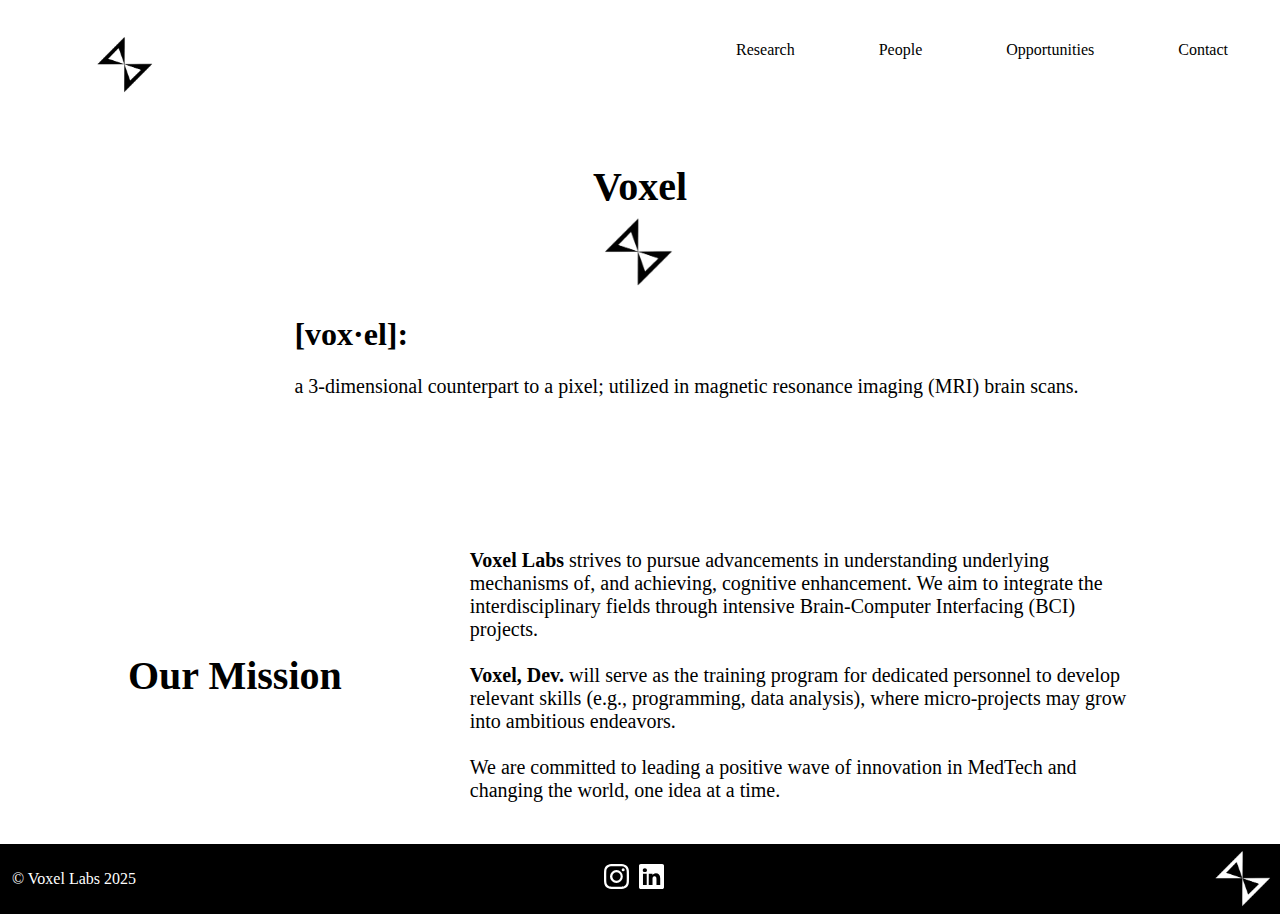
<file: index.html>
<!DOCTYPE html>
<html lang="en">
  <head>
    <meta charset="utf-8" />
    <meta name="viewport" content="width=device-width, initial-scale=1.0" />
    <meta name="description" content="Official Website of Voxel Labs" />
    <meta name="author" content="Upi Shanker" />
    <link href="styles.css" rel="stylesheet" />
    <link rel="preconnect" href="https://fonts.googleapis.com">
    <link rel="preconnect" href="https://fonts.gstatic.com" crossorigin>
    <link href="https://fonts.googleapis.com/css2?family=Roboto:ital,wght@0,100..900;1,100..900&display=swap" rel="stylesheet">
    <meta http-equiv="Content-Security-Policy" content="default-src 'self'; script-src 'self'; style-src 'self' https://fonts.googleapis.com; font-src 'self' https://fonts.gstatic.com;">
    <title>Voxel Labs</title>
  </head>
  <body>
    <div id="navbar-container"></div>
    <h1 class="main">Voxel</h1>
    <img src="media/logo.png" class="logo" />
    <div class="main-content">
      <div class="definition">
        <h1 id="voxel-brackets">[vox·el]: </h1>
        <h2 id="voxel-def">
          a 3-dimensional counterpart to a pixel; utilized in magnetic resonance imaging (MRI) brain scans.
        </h2>
      </div>
        <div class="mission">
          <h1 id="mission-title">Our Mission</h1>
          <h2 id="mission-text">
            <b>Voxel Labs</b> strives to pursue advancements in understanding underlying mechanisms of, and achieving, cognitive enhancement. We aim to integrate the interdisciplinary fields through intensive Brain-Computer Interfacing (BCI) projects.<br><br><b>Voxel, Dev.</b> will serve as the training program for dedicated personnel to develop relevant skills (e.g., programming, data analysis), where micro-projects may grow into ambitious endeavors.<br><br>We are committed to leading a positive wave of innovation in MedTech and changing the world, one idea at a time. 
          </h2>
      </div>
    </div>
    <script src="scripts.js"></script>
    <footer>
      <p>&nbsp;&nbsp;&nbsp;&#169; Voxel Labs 2025</p>
      <div class="icons">
        <a href="https://www.instagram.com/voxel_labs/"><svg xmlns="http://www.w3.org/2000/svg" width="25" height="25" fill="currentColor" class="bi bi-instagram" viewBox="0 0 16 16">
        <path d="M8 0C5.829 0 5.556.01 4.703.048 3.85.088 3.269.222 2.76.42a3.9 3.9 0 0 0-1.417.923A3.9 3.9 0 0 0 .42 2.76C.222 3.268.087 3.85.048 4.7.01 5.555 0 5.827 0 8.001c0 2.172.01 2.444.048 3.297.04.852.174 1.433.372 1.942.205.526.478.972.923 1.417.444.445.89.719 1.416.923.51.198 1.09.333 1.942.372C5.555 15.99 5.827 16 8 16s2.444-.01 3.298-.048c.851-.04 1.434-.174 1.943-.372a3.9 3.9 0 0 0 1.416-.923c.445-.445.718-.891.923-1.417.197-.509.332-1.09.372-1.942C15.99 10.445 16 10.173 16 8s-.01-2.445-.048-3.299c-.04-.851-.175-1.433-.372-1.941a3.9 3.9 0 0 0-.923-1.417A3.9 3.9 0 0 0 13.24.42c-.51-.198-1.092-.333-1.943-.372C10.443.01 10.172 0 7.998 0zm-.717 1.442h.718c2.136 0 2.389.007 3.232.046.78.035 1.204.166 1.486.275.373.145.64.319.92.599s.453.546.598.92c.11.281.24.705.275 1.485.039.843.047 1.096.047 3.231s-.008 2.389-.047 3.232c-.035.78-.166 1.203-.275 1.485a2.5 2.5 0 0 1-.599.919c-.28.28-.546.453-.92.598-.28.11-.704.24-1.485.276-.843.038-1.096.047-3.232.047s-2.39-.009-3.233-.047c-.78-.036-1.203-.166-1.485-.276a2.5 2.5 0 0 1-.92-.598 2.5 2.5 0 0 1-.6-.92c-.109-.281-.24-.705-.275-1.485-.038-.843-.046-1.096-.046-3.233s.008-2.388.046-3.231c.036-.78.166-1.204.276-1.486.145-.373.319-.64.599-.92s.546-.453.92-.598c.282-.11.705-.24 1.485-.276.738-.034 1.024-.044 2.515-.045zm4.988 1.328a.96.96 0 1 0 0 1.92.96.96 0 0 0 0-1.92m-4.27 1.122a4.109 4.109 0 1 0 0 8.217 4.109 4.109 0 0 0 0-8.217m0 1.441a2.667 2.667 0 1 1 0 5.334 2.667 2.667 0 0 1 0-5.334"/>
        </svg></a>
        <a href="https://www.linkedin.com/company/voxellabs"><svg xmlns="http://www.w3.org/2000/svg" width="25" height="25" fill="currentColor" class="bi bi-linkedin" viewBox="0 0 16 16">
        <path d="M0 1.146C0 .513.526 0 1.175 0h13.65C15.474 0 16 .513 16 1.146v13.708c0 .633-.526 1.146-1.175 1.146H1.175C.526 16 0 15.487 0 14.854zm4.943 12.248V6.169H2.542v7.225zm-1.2-8.212c.837 0 1.358-.554 1.358-1.248-.015-.709-.52-1.248-1.342-1.248S2.4 3.226 2.4 3.934c0 .694.521 1.248 1.327 1.248zm4.908 8.212V9.359c0-.216.016-.432.08-.586.173-.431.568-.878 1.232-.878.869 0 1.216.662 1.216 1.634v3.865h2.401V9.25c0-2.22-1.184-3.252-2.764-3.252-1.274 0-1.845.7-2.165 1.193v.025h-.016l.016-.025V6.169h-2.4c.03.678 0 7.225 0 7.225z"/>
        </svg></a>
      </div>  
      <img id="footer-logo" src="media/white_logo.png">
    </footer>
  </body>
</html>
</file>
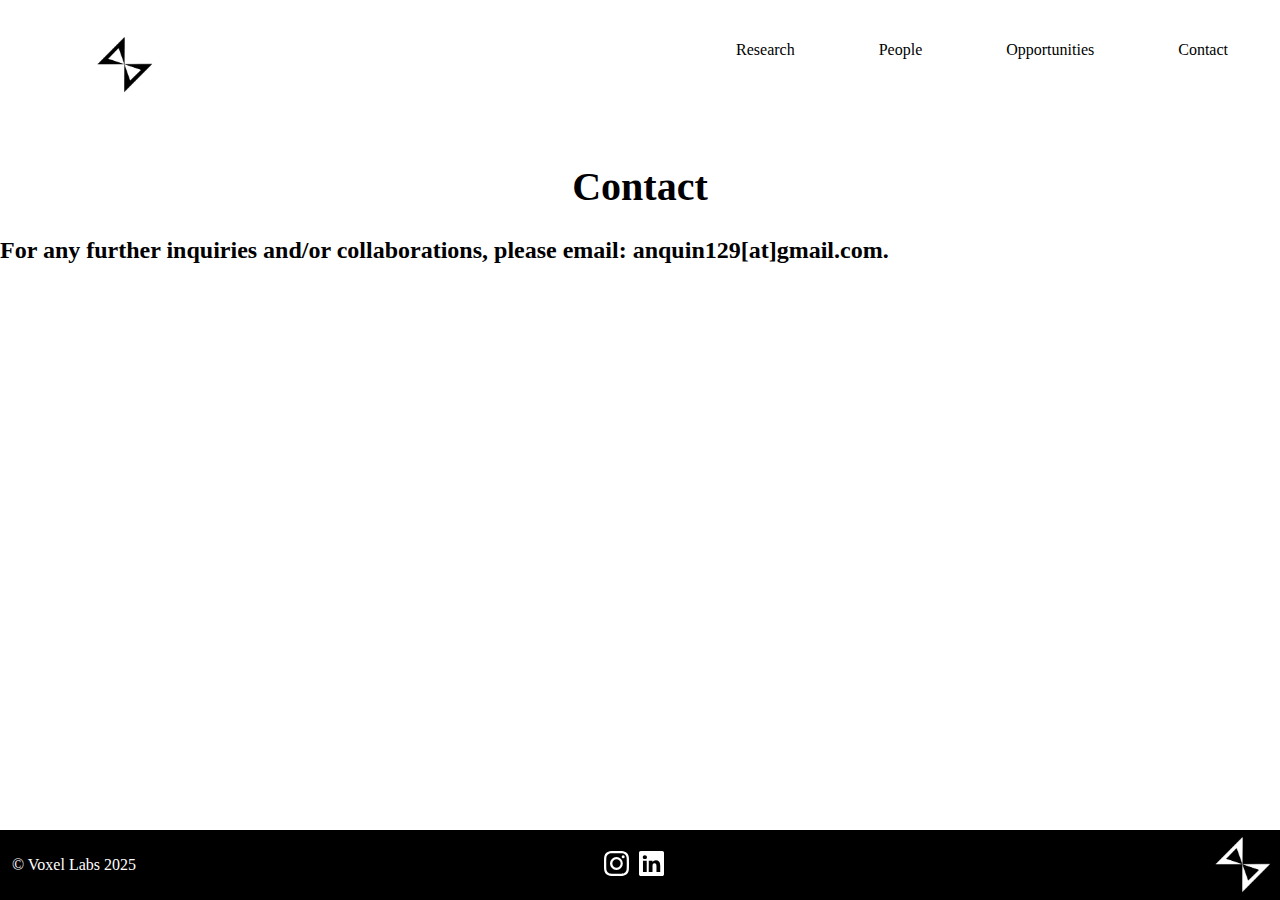
<file: contact.html>
<!DOCTYPE html>
<html lang="en">
    <head>
        <meta charset="utf-8" />
        <meta name="viewport" content="width=device-width, initial-scale=1.0" />
        <meta name="description" content="Official Website of Voxel Labs" />
        <meta name="author" content="Upi Shanker" />
        <link href="styles.css" rel="stylesheet" />
        <link rel="preconnect" href="https://fonts.googleapis.com">
        <link rel="preconnect" href="https://fonts.gstatic.com" crossorigin>
        <link href="https://fonts.googleapis.com/css2?family=Roboto:ital,wght@0,100..900;1,100..900&display=swap" rel="stylesheet">
        <meta http-equiv="Content-Security-Policy" content="default-src 'self'; script-src 'self'; style-src 'self' https://fonts.googleapis.com; font-src 'self' https://fonts.gstatic.com;">
        <title>Voxel Labs</title>
    </head>
    <body>
        <div id="navbar-container"></div>
        <div class="main-content">
            <h1 class="main">Contact</h1>
            <h2 style="text-align:center;padding-top:20vh;font-weight:normal">For any further inquiries and/or collaborations, please email: anquin129[at]gmail.com.</h2>
        </div>
            <footer>
            <p>&nbsp;&nbsp;&nbsp;&#169; Voxel Labs 2025</p>
            <div class="icons">
              <a href="https://www.instagram.com/voxel_labs/"><svg xmlns="http://www.w3.org/2000/svg" width="25" height="25" fill="currentColor" class="bi bi-instagram" viewBox="0 0 16 16">
              <path d="M8 0C5.829 0 5.556.01 4.703.048 3.85.088 3.269.222 2.76.42a3.9 3.9 0 0 0-1.417.923A3.9 3.9 0 0 0 .42 2.76C.222 3.268.087 3.85.048 4.7.01 5.555 0 5.827 0 8.001c0 2.172.01 2.444.048 3.297.04.852.174 1.433.372 1.942.205.526.478.972.923 1.417.444.445.89.719 1.416.923.51.198 1.09.333 1.942.372C5.555 15.99 5.827 16 8 16s2.444-.01 3.298-.048c.851-.04 1.434-.174 1.943-.372a3.9 3.9 0 0 0 1.416-.923c.445-.445.718-.891.923-1.417.197-.509.332-1.09.372-1.942C15.99 10.445 16 10.173 16 8s-.01-2.445-.048-3.299c-.04-.851-.175-1.433-.372-1.941a3.9 3.9 0 0 0-.923-1.417A3.9 3.9 0 0 0 13.24.42c-.51-.198-1.092-.333-1.943-.372C10.443.01 10.172 0 7.998 0zm-.717 1.442h.718c2.136 0 2.389.007 3.232.046.78.035 1.204.166 1.486.275.373.145.64.319.92.599s.453.546.598.92c.11.281.24.705.275 1.485.039.843.047 1.096.047 3.231s-.008 2.389-.047 3.232c-.035.78-.166 1.203-.275 1.485a2.5 2.5 0 0 1-.599.919c-.28.28-.546.453-.92.598-.28.11-.704.24-1.485.276-.843.038-1.096.047-3.232.047s-2.39-.009-3.233-.047c-.78-.036-1.203-.166-1.485-.276a2.5 2.5 0 0 1-.92-.598 2.5 2.5 0 0 1-.6-.92c-.109-.281-.24-.705-.275-1.485-.038-.843-.046-1.096-.046-3.233s.008-2.388.046-3.231c.036-.78.166-1.204.276-1.486.145-.373.319-.64.599-.92s.546-.453.92-.598c.282-.11.705-.24 1.485-.276.738-.034 1.024-.044 2.515-.045zm4.988 1.328a.96.96 0 1 0 0 1.92.96.96 0 0 0 0-1.92m-4.27 1.122a4.109 4.109 0 1 0 0 8.217 4.109 4.109 0 0 0 0-8.217m0 1.441a2.667 2.667 0 1 1 0 5.334 2.667 2.667 0 0 1 0-5.334"/>
              </svg></a>
              <a href="https://www.linkedin.com/company/voxellabs"><svg xmlns="http://www.w3.org/2000/svg" width="25" height="25" fill="currentColor" class="bi bi-linkedin" viewBox="0 0 16 16">
              <path d="M0 1.146C0 .513.526 0 1.175 0h13.65C15.474 0 16 .513 16 1.146v13.708c0 .633-.526 1.146-1.175 1.146H1.175C.526 16 0 15.487 0 14.854zm4.943 12.248V6.169H2.542v7.225zm-1.2-8.212c.837 0 1.358-.554 1.358-1.248-.015-.709-.52-1.248-1.342-1.248S2.4 3.226 2.4 3.934c0 .694.521 1.248 1.327 1.248zm4.908 8.212V9.359c0-.216.016-.432.08-.586.173-.431.568-.878 1.232-.878.869 0 1.216.662 1.216 1.634v3.865h2.401V9.25c0-2.22-1.184-3.252-2.764-3.252-1.274 0-1.845.7-2.165 1.193v.025h-.016l.016-.025V6.169h-2.4c.03.678 0 7.225 0 7.225z"/>
              </svg></a>
            </div>  
            <img id="footer-logo" src="media/white_logo.png">
          </footer>
        <script src="scripts.js"></script>
    </body>
</html>
</file>
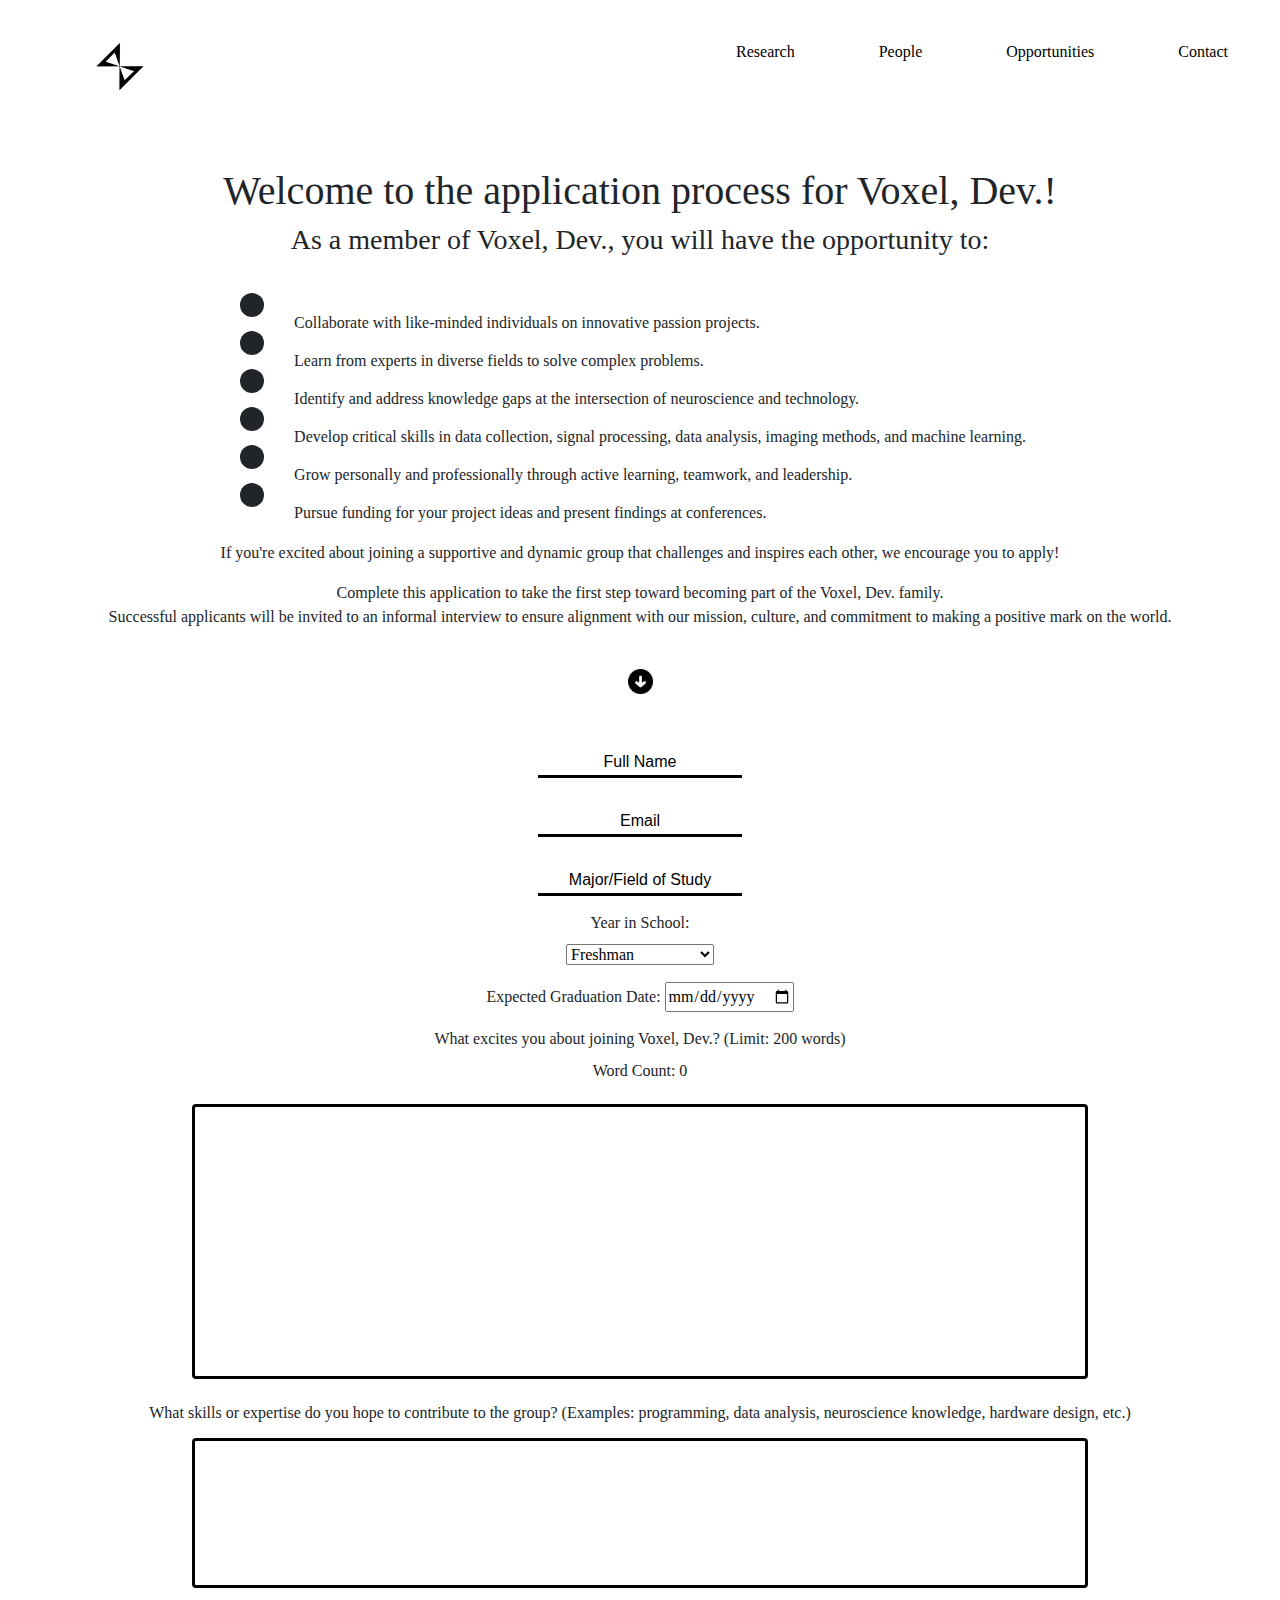
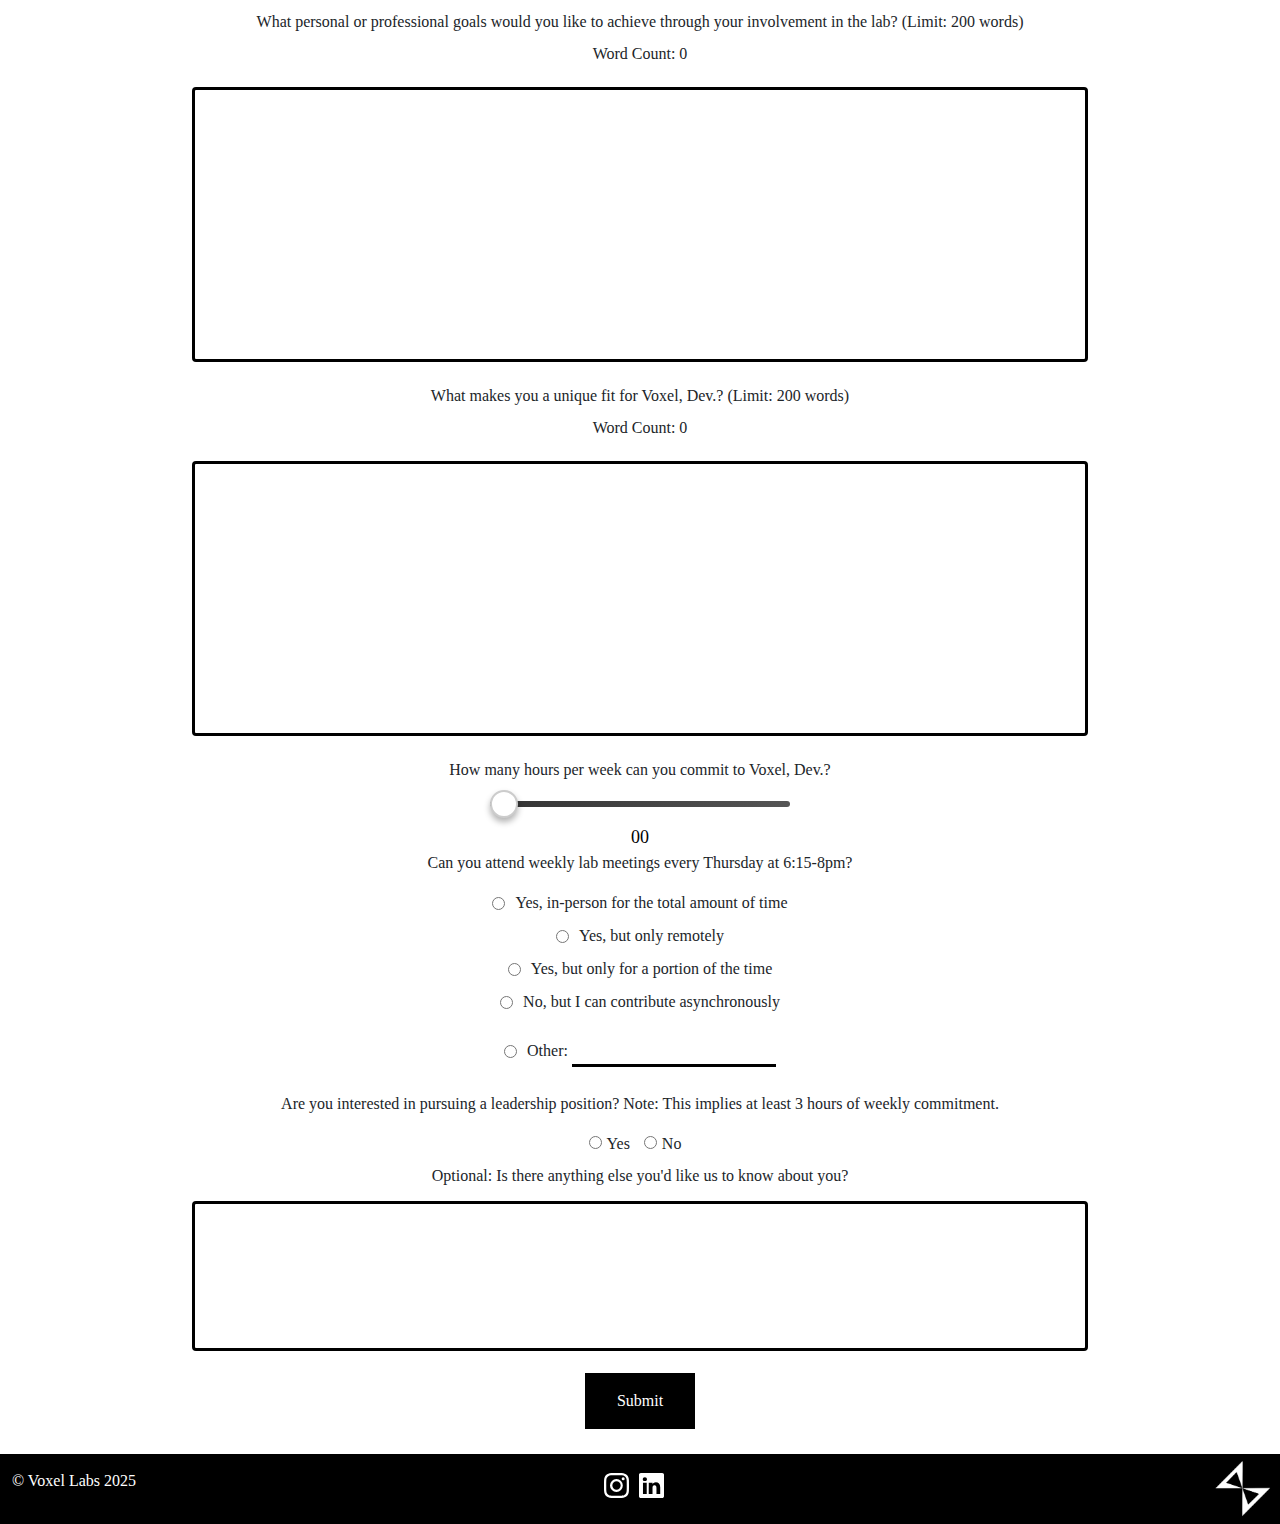
<file: opportunities.html>
<!DOCTYPE html>
<html lang="en">
    <head>
        <meta charset="utf-8" />
        <meta name="viewport" content="width=device-width, initial-scale=1.0" />
        <meta name="description" content="Official Website of Voxel Labs" />
        <meta name="author" content="Upi Shanker" />
        <link rel="stylesheet" href="https://cdn.jsdelivr.net/npm/bootstrap@4.0.0/dist/css/bootstrap.min.css" integrity="sha384-Gn5384xqQ1aoWXA+058RXPxPg6fy4IWvTNh0E263XmFcJlSAwiGgFAW/dAiS6JXm" crossorigin="anonymous">
        <link href="styles.css" rel="stylesheet" />
        <link rel="preconnect" href="https://fonts.googleapis.com">
        <link rel="preconnect" href="https://fonts.gstatic.com" crossorigin>
        <link href="https://fonts.googleapis.com/css2?family=Roboto:ital,wght@0,100..900;1,100..900&display=swap" rel="stylesheet">
        <meta http-equiv="Content-Security-Policy" content="default-src 'self'; script-src 'self'; style-src 'self' https://fonts.googleapis.com; font-src 'self' https://fonts.gstatic.com;">
        <title>Voxel Labs</title>
    </head>
    <body>
        <div id="navbar-container"></div>
        <div class="main-content">
                    <h1 class="main">Welcome to the application process for Voxel, Dev.!</h1>
                    <h3 class="application-intro">As a member of Voxel, Dev., you will have the opportunity to: </h3>
                    <div class="application-intro">
                        <ul class="intro-list">
                            <li>Collaborate with like-minded individuals on innovative passion projects.</li>
                            <li>Learn from experts in diverse fields to solve complex problems.</li>
                            <li>Identify and address knowledge gaps at the intersection of neuroscience and technology.</li>
                            <li>Develop critical skills in data collection, signal processing, data analysis, imaging methods, and machine learning.</li>
                            <li>Grow personally and professionally through active learning, teamwork, and leadership.</li>
                            <li>Pursue funding for your project ideas and present findings at conferences.</li>
                        </ul>
                        <p>If you're excited about joining a supportive and dynamic group that challenges and inspires each other, we encourage you to apply!</p>
                        <p>Complete this application to take the first step toward becoming part of the Voxel, Dev. family.<br>Successful applicants will be invited to an informal interview to ensure alignment with our mission, culture, and commitment to making a positive mark on the world.</p>
                    </div>
                    <a href="#basic-info"><img src="media/down.png" id="down-arrow"></a>
                    <form id="voxel-form">
                        <div id="basic-info">
                            <input type="text" id="name" name="name" placeholder="Full Name" onfocus="this.placeholder=''" onblur="this.placeholder='Full Name'"><br>
                            <input type="email" id="email" name="email" placeholder="Email" onfocus="this.placeholder=''" onblur="this.placeholder='Email'"><br>
                            <input type="text" id="major" name="major" placeholder="Major/Field of Study" onfocus="this.placeholder=''" onblur="this.placeholder='Major/Field of Study'"><br>
                            <label for="grade">Year in School: </label><br>
                            <select id="grade" name="grade">
                                <option value="freshman">Freshman</option>
                                <option value="sophomore">Sophomore</option>
                                <option value="junior">Junior</option>
                                <option value="senior">Senior</option>
                                <option value="post-bacc">Post-Baccaleureate</option>
                                <option value="masters">Masters Student</option>
                                <option value="phd">Doctorol Candidate</option>
                                <option value="med-student">Medical Student</option>
                                <option value="postdoc">Postdoctoral</option>
                                <option value="professional">Professional</option>
                            </select><br>
                            <label for="graduation">Expected Graduation Date:</label>
                            <input type="date" id="graduation" name="graduation"><br>
                            <label for="short1">What excites you about joining Voxel, Dev.? (Limit: 200 words)</label>
                            <p>Word Count: <span id="short1-text">0</span></p>
                            <textarea class="short1" id="short1" name="short1" oninput="countWord(this.id, 'short1-text')"></textarea><br>
                            <label for="short2">What skills or expertise do you hope to contribute to the group? (Examples: programming, data analysis, neuroscience knowledge, hardware design, etc.)</label><br>
                            <textarea class="short2" name="short2"></textarea><br> 
                            <label for="short3">What personal or professional goals would you like to achieve through your involvement in the lab? (Limit: 200 words)</label><br>
                            <p>Word Count: <span id="short3-text">0</span></p>
                            <textarea class="short1" id="short3" name="short3" oninput="countWord(this.id, 'short3-text')"></textarea><br>
                            <label for="short4">What makes you a unique fit for Voxel, Dev.? (Limit: 200 words)</label><br>
                            <p>Word Count: <span id="short4-text">0</span></p>
                            <textarea class="short1" id="short4" name="short4" oninput="countWord(this.id, 'short4-text')"></textarea><br>
                            <label for="time">How many hours per week can you commit to Voxel, Dev.?</label><br>
                            <div class="slider-container">
                                <input type="range" id="time" min="0" max="20" value="0" oninput="updateValue(this.value)">
                                <div class="value" id="slider-value">00</div>
                            </div>
                            <p>Can you attend weekly lab meetings every Thursday at 6:15-8pm?</p>
                            <div class="radio-container">
                                <label><input type="radio" name="meetings" value="yes-in person" onchange="regularOption()">Yes, in-person for the total amount of time</input></label><br>
                                <label><input type="radio" name="meetings" value="yes-only remote" onchange="regularOption()">Yes, but only remotely</input></label><br>
                                <label><input type="radio" name="meetings" value="yes-portion" onchange="regularOption()">Yes, but only for a portion of the time</input></label><br>
                                <label><input type="radio" name="meetings" value="no" onchange="regularOption()">No, but I can contribute asynchronously</input></label><br>
                                <label>
                                    <input type="radio" name="meetings" id="other" value="other" onchange="otherOption()">Other:
                                    <input type="text" name="other" id="other-text" disabled/>
                                </label> 
                            </div>
                            <p id="leadership"> Are you interested in pursuing a leadership position? Note: This implies at least 3 hours of weekly commitment.</p>
                            <div class="radio-container-yn">
                                <label><input type="radio" name="leadership" value="yes" class="leadership">Yes</input></label>
                                <label><input type="radio" name="leadership" value="no" class="leadership">No</input></label><br>
                            </div>
                            <label for="short2">Optional: Is there anything else you'd like us to know about you?</label><br>
                            <textarea class="short2" name="short2" id="additional"></textarea><br>
                            <input type="submit" value="Submit">
                        </div>
                    </form>
            <script src="scripts.js"></script>
        </div>
        <footer>
            <p>&nbsp;&nbsp;&nbsp;&#169; Voxel Labs 2025</p>
            <div class="icons">
              <a href="https://www.instagram.com/voxel_labs/"><svg xmlns="http://www.w3.org/2000/svg" width="25" height="25" fill="currentColor" class="bi bi-instagram" viewBox="0 0 16 16">
              <path d="M8 0C5.829 0 5.556.01 4.703.048 3.85.088 3.269.222 2.76.42a3.9 3.9 0 0 0-1.417.923A3.9 3.9 0 0 0 .42 2.76C.222 3.268.087 3.85.048 4.7.01 5.555 0 5.827 0 8.001c0 2.172.01 2.444.048 3.297.04.852.174 1.433.372 1.942.205.526.478.972.923 1.417.444.445.89.719 1.416.923.51.198 1.09.333 1.942.372C5.555 15.99 5.827 16 8 16s2.444-.01 3.298-.048c.851-.04 1.434-.174 1.943-.372a3.9 3.9 0 0 0 1.416-.923c.445-.445.718-.891.923-1.417.197-.509.332-1.09.372-1.942C15.99 10.445 16 10.173 16 8s-.01-2.445-.048-3.299c-.04-.851-.175-1.433-.372-1.941a3.9 3.9 0 0 0-.923-1.417A3.9 3.9 0 0 0 13.24.42c-.51-.198-1.092-.333-1.943-.372C10.443.01 10.172 0 7.998 0zm-.717 1.442h.718c2.136 0 2.389.007 3.232.046.78.035 1.204.166 1.486.275.373.145.64.319.92.599s.453.546.598.92c.11.281.24.705.275 1.485.039.843.047 1.096.047 3.231s-.008 2.389-.047 3.232c-.035.78-.166 1.203-.275 1.485a2.5 2.5 0 0 1-.599.919c-.28.28-.546.453-.92.598-.28.11-.704.24-1.485.276-.843.038-1.096.047-3.232.047s-2.39-.009-3.233-.047c-.78-.036-1.203-.166-1.485-.276a2.5 2.5 0 0 1-.92-.598 2.5 2.5 0 0 1-.6-.92c-.109-.281-.24-.705-.275-1.485-.038-.843-.046-1.096-.046-3.233s.008-2.388.046-3.231c.036-.78.166-1.204.276-1.486.145-.373.319-.64.599-.92s.546-.453.92-.598c.282-.11.705-.24 1.485-.276.738-.034 1.024-.044 2.515-.045zm4.988 1.328a.96.96 0 1 0 0 1.92.96.96 0 0 0 0-1.92m-4.27 1.122a4.109 4.109 0 1 0 0 8.217 4.109 4.109 0 0 0 0-8.217m0 1.441a2.667 2.667 0 1 1 0 5.334 2.667 2.667 0 0 1 0-5.334"/>
              </svg></a>
              <a href="https://www.linkedin.com/company/voxellabs"><svg xmlns="http://www.w3.org/2000/svg" width="25" height="25" fill="currentColor" class="bi bi-linkedin" viewBox="0 0 16 16">
              <path d="M0 1.146C0 .513.526 0 1.175 0h13.65C15.474 0 16 .513 16 1.146v13.708c0 .633-.526 1.146-1.175 1.146H1.175C.526 16 0 15.487 0 14.854zm4.943 12.248V6.169H2.542v7.225zm-1.2-8.212c.837 0 1.358-.554 1.358-1.248-.015-.709-.52-1.248-1.342-1.248S2.4 3.226 2.4 3.934c0 .694.521 1.248 1.327 1.248zm4.908 8.212V9.359c0-.216.016-.432.08-.586.173-.431.568-.878 1.232-.878.869 0 1.216.662 1.216 1.634v3.865h2.401V9.25c0-2.22-1.184-3.252-2.764-3.252-1.274 0-1.845.7-2.165 1.193v.025h-.016l.016-.025V6.169h-2.4c.03.678 0 7.225 0 7.225z"/>
              </svg></a>
            </div>  
            <img id="footer-logo" src="media/white_logo.png">
          </footer>
    </body>
</file>
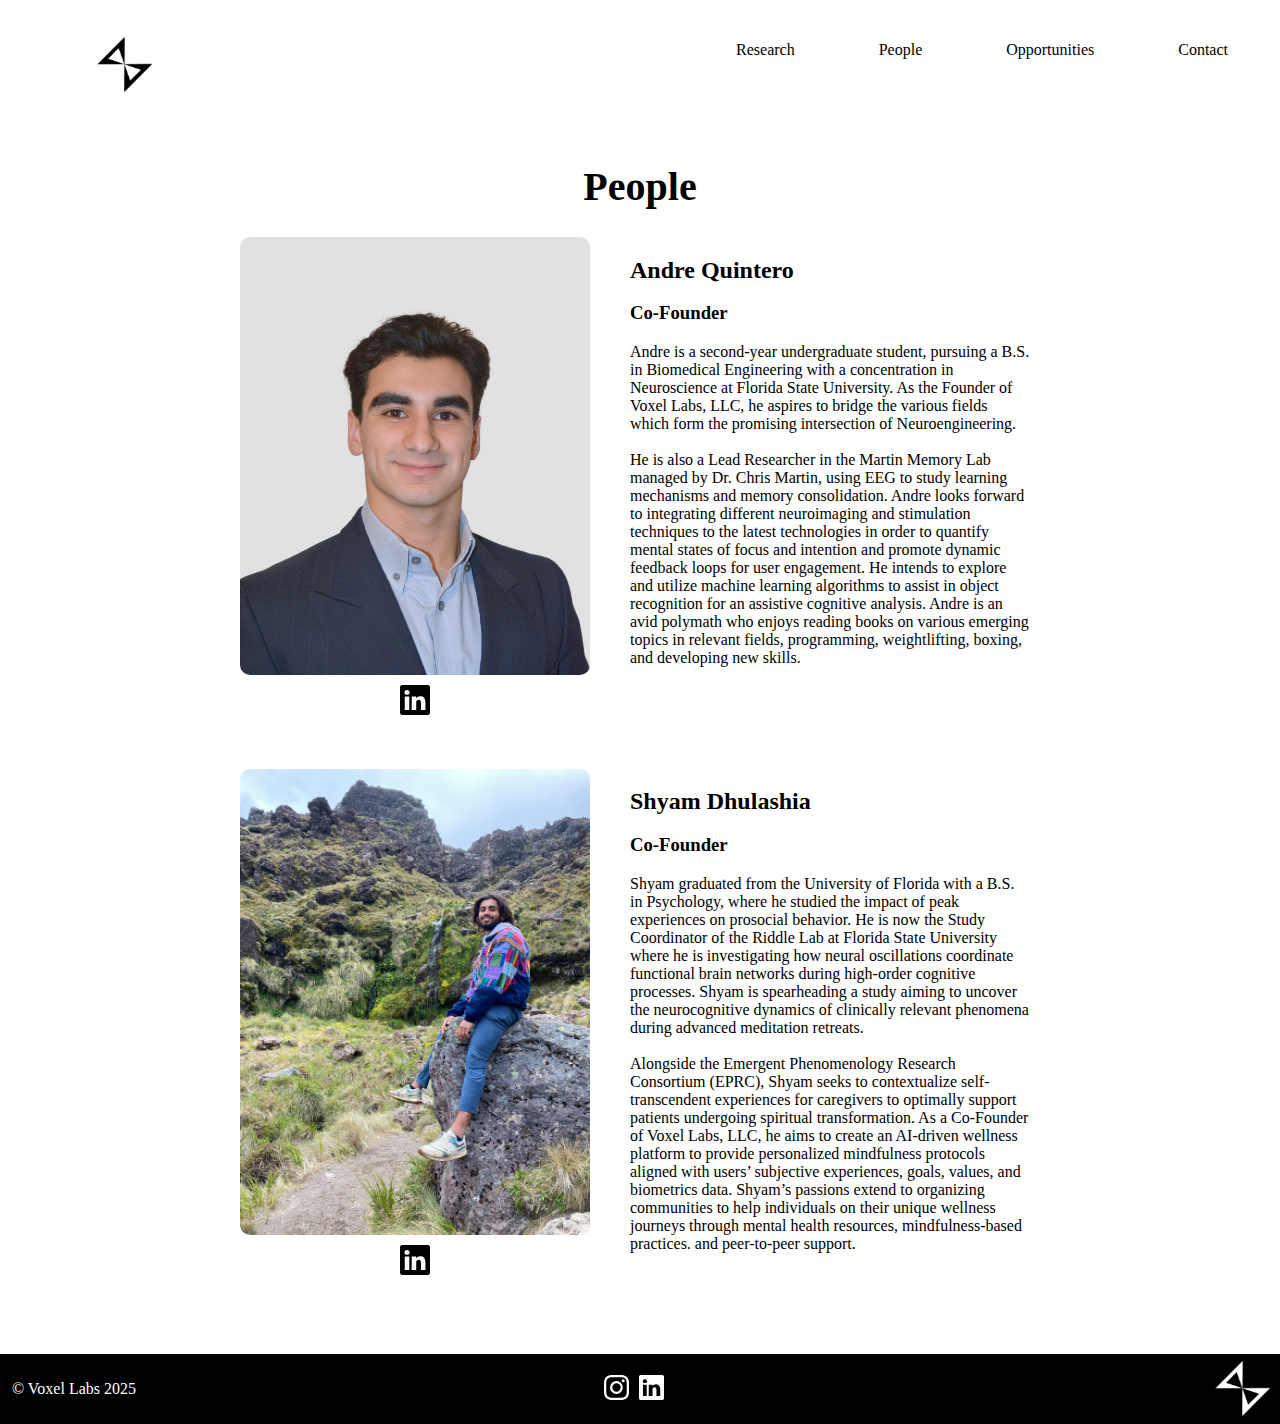
<file: people.html>
<!DOCTYPE html>
<html lang="en">
    <head>
        <meta charset="utf-8" />
        <meta name="viewport" content="width=device-width, initial-scale=1.0" />
        <meta name="description" content="Official Website of Voxel Labs" />
        <meta name="author" content="Upi Shanker" />
        <link href="styles.css" rel="stylesheet" />
        <link rel="preconnect" href="https://fonts.googleapis.com">
        <link rel="preconnect" href="https://fonts.gstatic.com" crossorigin>
        <link href="https://fonts.googleapis.com/css2?family=Roboto:ital,wght@0,100..900;1,100..900&display=swap" rel="stylesheet">
        <meta http-equiv="Content-Security-Policy" content="default-src 'self'; script-src 'self'; style-src 'self' https://fonts.googleapis.com; font-src 'self' https://fonts.gstatic.com;">
        <title>Voxel Labs</title>
    </head>
    <body>
        <div id="navbar-container"></div>
        <div class="main-content">
          <h1 class="main">People</h1>
          <div class="content-container">
              <div class="left-column">
                <img src="people/andre.jpg" class="content-image">
                <a href="https://www.linkedin.com/in/andre-quintero-312769276/">
                  <svg class="icon" xmlns="http://www.w3.org/2000/svg" width="30" height="30" fill="currentColor" class="bi bi-linkedin" viewBox="0 0 16 16">
                    <path d="M0 1.146C0 .513.526 0 1.175 0h13.65C15.474 0 16 .513 16 1.146v13.708c0 .633-.526 1.146-1.175 1.146H1.175C.526 16 0 15.487 0 14.854zm4.943 12.248V6.169H2.542v7.225zm-1.2-8.212c.837 0 1.358-.554 1.358-1.248-.015-.709-.52-1.248-1.342-1.248S2.4 3.226 2.4 3.934c0 .694.521 1.248 1.327 1.248zm4.908 8.212V9.359c0-.216.016-.432.08-.586.173-.431.568-.878 1.232-.878.869 0 1.216.662 1.216 1.634v3.865h2.401V9.25c0-2.22-1.184-3.252-2.764-3.252-1.274 0-1.845.7-2.165 1.193v.025h-.016l.016-.025V6.169h-2.4c.03.678 0 7.225 0 7.225z"/>
                  </svg>
                </a>
              </div>
              <div class="content-text">
                <h2>Andre Quintero</h2>
                <h3 style="font-weight: normal;">Co-Founder</h3>
                <p>
                  Andre is a second-year undergraduate student, pursuing a B.S. in Biomedical Engineering with a concentration in Neuroscience at Florida State University. As the Founder of Voxel Labs, LLC, he aspires to bridge the various fields which form the promising intersection of Neuroengineering. <br><Br>He is also a Lead Researcher in the Martin Memory Lab managed by Dr. Chris Martin, using EEG to study learning mechanisms and memory consolidation. Andre looks forward to integrating different neuroimaging and stimulation techniques to the latest technologies in order to quantify mental states of focus and intention and promote dynamic feedback loops for user engagement. He intends to explore and utilize machine learning algorithms to assist in object recognition for an assistive cognitive analysis. Andre is an avid polymath who enjoys reading books on various emerging topics in relevant fields, programming, weightlifting, boxing, and developing new skills.
                </p>
              </div>
            </div>
            <div class="content-container">
              <div class="left-column">
                <img src="people/shyam.jpg" class="content-image">
                <a href="https://www.linkedin.com/in/sdhulashia/">
                  <svg class="icon" xmlns="http://www.w3.org/2000/svg" width="30" height="30" fill="currentColor" class="bi bi-linkedin" viewBox="0 0 16 16">
                    <path d="M0 1.146C0 .513.526 0 1.175 0h13.65C15.474 0 16 .513 16 1.146v13.708c0 .633-.526 1.146-1.175 1.146H1.175C.526 16 0 15.487 0 14.854zm4.943 12.248V6.169H2.542v7.225zm-1.2-8.212c.837 0 1.358-.554 1.358-1.248-.015-.709-.52-1.248-1.342-1.248S2.4 3.226 2.4 3.934c0 .694.521 1.248 1.327 1.248zm4.908 8.212V9.359c0-.216.016-.432.08-.586.173-.431.568-.878 1.232-.878.869 0 1.216.662 1.216 1.634v3.865h2.401V9.25c0-2.22-1.184-3.252-2.764-3.252-1.274 0-1.845.7-2.165 1.193v.025h-.016l.016-.025V6.169h-2.4c.03.678 0 7.225 0 7.225z"/>
                  </svg>
                </a>
              </div>
              <div class="content-text">
                <h2>Shyam Dhulashia</h2>
                <h3 style="font-weight: normal;">Co-Founder</h3>
                <p>
                  Shyam graduated from the University of Florida with a B.S. in Psychology, where he studied the impact of peak experiences on prosocial behavior. He is now the Study Coordinator of the Riddle Lab at Florida State University where he is investigating how neural oscillations coordinate functional brain networks during high-order cognitive processes. Shyam is spearheading a study aiming to uncover the neurocognitive dynamics of clinically relevant phenomena during advanced meditation retreats.<br><br> Alongside the Emergent Phenomenology Research Consortium (EPRC), Shyam seeks to contextualize self-transcendent experiences for caregivers to optimally support patients undergoing spiritual transformation. As a Co-Founder of Voxel Labs, LLC, he aims to create an AI-driven wellness platform to provide personalized mindfulness protocols aligned with users’ subjective experiences, goals, values, and biometrics data. Shyam’s passions extend to organizing communities to help individuals on their unique wellness journeys through mental health resources, mindfulness-based practices. and peer-to-peer support.
                </p>
              </div>
            </div>
          </div>
        </div>
        <footer>
          <p>&nbsp;&nbsp;&nbsp;&#169; Voxel Labs 2025</p>
          <div class="icons">
            <a href="https://www.instagram.com/voxel_labs/"><svg xmlns="http://www.w3.org/2000/svg" width="25" height="25" fill="currentColor" class="bi bi-instagram" viewBox="0 0 16 16">
            <path d="M8 0C5.829 0 5.556.01 4.703.048 3.85.088 3.269.222 2.76.42a3.9 3.9 0 0 0-1.417.923A3.9 3.9 0 0 0 .42 2.76C.222 3.268.087 3.85.048 4.7.01 5.555 0 5.827 0 8.001c0 2.172.01 2.444.048 3.297.04.852.174 1.433.372 1.942.205.526.478.972.923 1.417.444.445.89.719 1.416.923.51.198 1.09.333 1.942.372C5.555 15.99 5.827 16 8 16s2.444-.01 3.298-.048c.851-.04 1.434-.174 1.943-.372a3.9 3.9 0 0 0 1.416-.923c.445-.445.718-.891.923-1.417.197-.509.332-1.09.372-1.942C15.99 10.445 16 10.173 16 8s-.01-2.445-.048-3.299c-.04-.851-.175-1.433-.372-1.941a3.9 3.9 0 0 0-.923-1.417A3.9 3.9 0 0 0 13.24.42c-.51-.198-1.092-.333-1.943-.372C10.443.01 10.172 0 7.998 0zm-.717 1.442h.718c2.136 0 2.389.007 3.232.046.78.035 1.204.166 1.486.275.373.145.64.319.92.599s.453.546.598.92c.11.281.24.705.275 1.485.039.843.047 1.096.047 3.231s-.008 2.389-.047 3.232c-.035.78-.166 1.203-.275 1.485a2.5 2.5 0 0 1-.599.919c-.28.28-.546.453-.92.598-.28.11-.704.24-1.485.276-.843.038-1.096.047-3.232.047s-2.39-.009-3.233-.047c-.78-.036-1.203-.166-1.485-.276a2.5 2.5 0 0 1-.92-.598 2.5 2.5 0 0 1-.6-.92c-.109-.281-.24-.705-.275-1.485-.038-.843-.046-1.096-.046-3.233s.008-2.388.046-3.231c.036-.78.166-1.204.276-1.486.145-.373.319-.64.599-.92s.546-.453.92-.598c.282-.11.705-.24 1.485-.276.738-.034 1.024-.044 2.515-.045zm4.988 1.328a.96.96 0 1 0 0 1.92.96.96 0 0 0 0-1.92m-4.27 1.122a4.109 4.109 0 1 0 0 8.217 4.109 4.109 0 0 0 0-8.217m0 1.441a2.667 2.667 0 1 1 0 5.334 2.667 2.667 0 0 1 0-5.334"/>
            </svg></a>
            <a href="https://www.linkedin.com/company/voxellabs"><svg xmlns="http://www.w3.org/2000/svg" width="25" height="25" fill="currentColor" class="bi bi-linkedin" viewBox="0 0 16 16">
            <path d="M0 1.146C0 .513.526 0 1.175 0h13.65C15.474 0 16 .513 16 1.146v13.708c0 .633-.526 1.146-1.175 1.146H1.175C.526 16 0 15.487 0 14.854zm4.943 12.248V6.169H2.542v7.225zm-1.2-8.212c.837 0 1.358-.554 1.358-1.248-.015-.709-.52-1.248-1.342-1.248S2.4 3.226 2.4 3.934c0 .694.521 1.248 1.327 1.248zm4.908 8.212V9.359c0-.216.016-.432.08-.586.173-.431.568-.878 1.232-.878.869 0 1.216.662 1.216 1.634v3.865h2.401V9.25c0-2.22-1.184-3.252-2.764-3.252-1.274 0-1.845.7-2.165 1.193v.025h-.016l.016-.025V6.169h-2.4c.03.678 0 7.225 0 7.225z"/>
            </svg></a>
          </div>  
          <img id="footer-logo" src="media/white_logo.png">
        </footer>
        <script src="scripts.js"></script>
    </body>
</file>
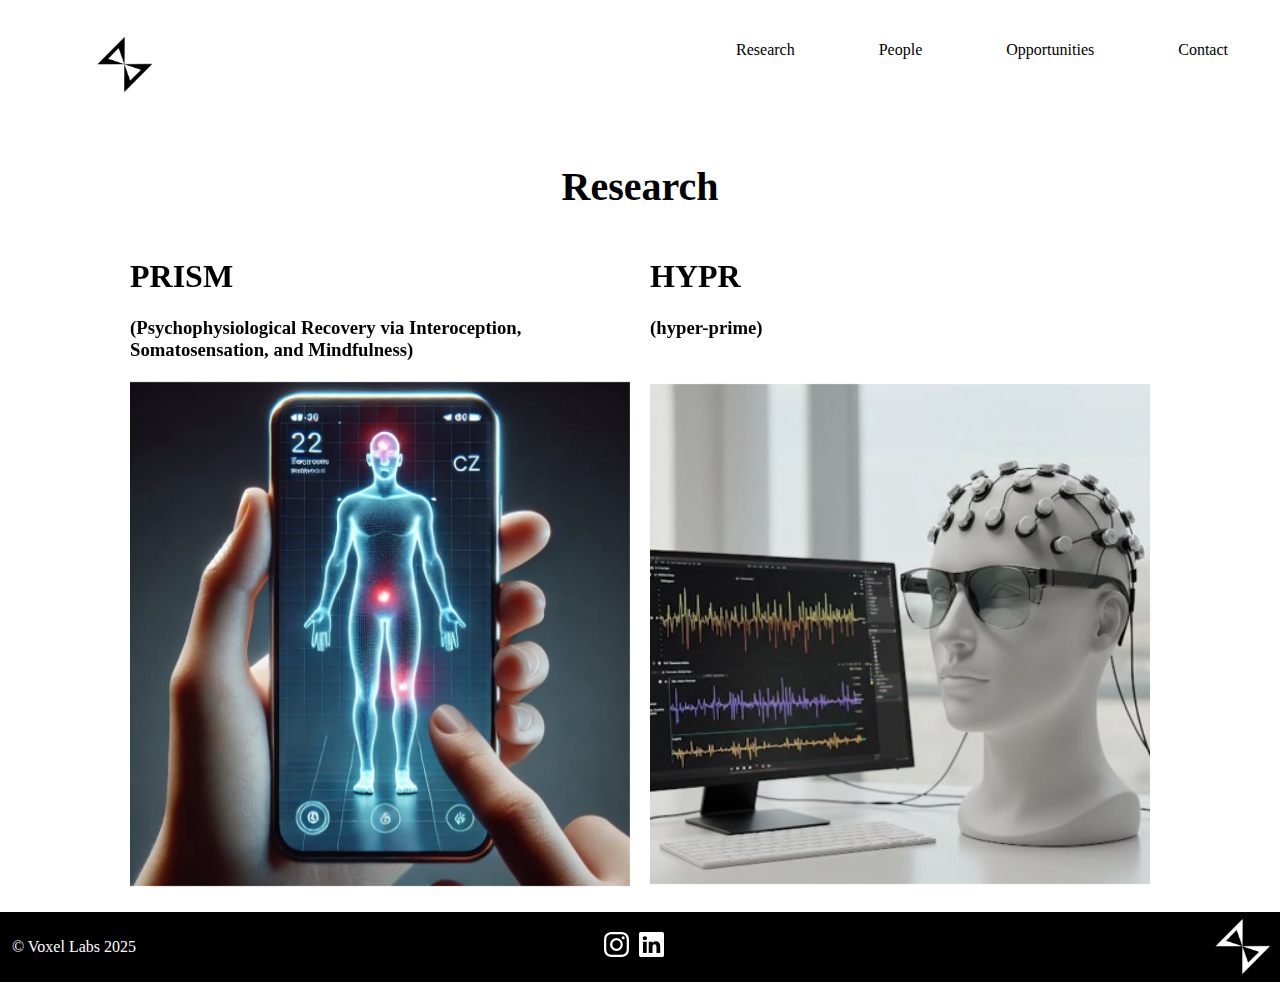
<file: research.html>
<!DOCTYPE html>
<html lang="en">
    <head>
        <meta charset="utf-8" />
        <meta name="viewport" content="width=device-width, initial-scale=1.0" />
        <meta name="description" content="Official Website of Voxel Labs" />
        <meta name="author" content="Upi Shanker" />
        <link href="styles.css" rel="stylesheet" />
        <link rel="preconnect" href="https://fonts.googleapis.com">
        <link rel="preconnect" href="https://fonts.gstatic.com" crossorigin>
        <link href="https://fonts.googleapis.com/css2?family=Roboto:ital,wght@0,100..900;1,100..900&display=swap" rel="stylesheet">
        <meta http-equiv="Content-Security-Policy" content="default-src 'self'; script-src 'self'; style-src 'self' https://fonts.googleapis.com; font-src 'self' https://fonts.gstatic.com;">
        <title>Voxel Labs</title>
    </head>
    <body>
        <div id="navbar-container"></div>
        <div class="main-content">
          <h1 class="main">Research</h1>
          <div class="flip-card-container">
              <div class="flip-card">
                <h1 style="text-align:center">PRISM</h1>
                <h3 style="text-align: center">(Psychophysiological Recovery via Interoception, Somatosensation, and Mindfulness)</h3>
                <div class="flip-card-inner">
                  <div class="flip-card-front">
                    <img id="prism" src="media/prism.png">
                  </div>
                  <div class="flip-card-back">
                    <h1>PRISM</h1>
                    <p>PRISM is an innovative mind-body intervention system that addresses limitations in traditional mental health treatments by combining advanced technology with personalized mindfulness approaches. The system uses EEG-EMG corticomuscular coupling to create detailed stress maps of the body while incorporating AI to adapt mindfulness techniques to each user's unique needs. What sets PRISM apart is its ability to precisely track and localize stress patterns in real-time, learning from each individual's brain-body signals to create a truly personalized experience. Through Bluetooth EMG technology, the platform offers scalable, accessible solutions that can be integrated into clinical therapy settings or used for personal wellness, bridging the gap between traditional therapeutic approaches and modern technological capabilities.</p>
                  </div>
                </div>
              </div>
              <div class="flip-card">
                <h1 style="text-align:center">HYPR</h1>
                <h3 style="text-align:center">(hyper-prime)<br><br></h3>
                <div class="flip-card-inner">
                  <div class="flip-card-front">
                    <img src="media/hypr.png">
                  </div>
                  <div class="flip-card-back">
                    <h1>HYPR</h1>
                    <p>HYPR (HYPER-PRIME) is an advanced learning system that combines neurofeedback technology with augmented reality to enhance meta-comprehension abilities. The platform features a dynamic feedback loop that analyzes learning patterns in real-time, while providing hypercorrection during both encoding and retrieval phases of learning. What makes HYPR unique is its integration of AI-powered AR glasses that deliver targeted cues and predictive responses based on neural signals. This automated system creates a sophisticated learning environment that adapts to individual learning patterns, offering immediate feedback and correction to optimize the learning process and achieve deeper understanding of complex material.</p>
                  </div>
                </div>
              </div>          
          </div>
        </div>
        <footer>
          <p>&nbsp;&nbsp;&nbsp;&#169; Voxel Labs 2025</p>
          <div class="icons">
            <a href="https://www.instagram.com/voxel_labs/"><svg xmlns="http://www.w3.org/2000/svg" width="25" height="25" fill="currentColor" class="bi bi-instagram" viewBox="0 0 16 16">
            <path d="M8 0C5.829 0 5.556.01 4.703.048 3.85.088 3.269.222 2.76.42a3.9 3.9 0 0 0-1.417.923A3.9 3.9 0 0 0 .42 2.76C.222 3.268.087 3.85.048 4.7.01 5.555 0 5.827 0 8.001c0 2.172.01 2.444.048 3.297.04.852.174 1.433.372 1.942.205.526.478.972.923 1.417.444.445.89.719 1.416.923.51.198 1.09.333 1.942.372C5.555 15.99 5.827 16 8 16s2.444-.01 3.298-.048c.851-.04 1.434-.174 1.943-.372a3.9 3.9 0 0 0 1.416-.923c.445-.445.718-.891.923-1.417.197-.509.332-1.09.372-1.942C15.99 10.445 16 10.173 16 8s-.01-2.445-.048-3.299c-.04-.851-.175-1.433-.372-1.941a3.9 3.9 0 0 0-.923-1.417A3.9 3.9 0 0 0 13.24.42c-.51-.198-1.092-.333-1.943-.372C10.443.01 10.172 0 7.998 0zm-.717 1.442h.718c2.136 0 2.389.007 3.232.046.78.035 1.204.166 1.486.275.373.145.64.319.92.599s.453.546.598.92c.11.281.24.705.275 1.485.039.843.047 1.096.047 3.231s-.008 2.389-.047 3.232c-.035.78-.166 1.203-.275 1.485a2.5 2.5 0 0 1-.599.919c-.28.28-.546.453-.92.598-.28.11-.704.24-1.485.276-.843.038-1.096.047-3.232.047s-2.39-.009-3.233-.047c-.78-.036-1.203-.166-1.485-.276a2.5 2.5 0 0 1-.92-.598 2.5 2.5 0 0 1-.6-.92c-.109-.281-.24-.705-.275-1.485-.038-.843-.046-1.096-.046-3.233s.008-2.388.046-3.231c.036-.78.166-1.204.276-1.486.145-.373.319-.64.599-.92s.546-.453.92-.598c.282-.11.705-.24 1.485-.276.738-.034 1.024-.044 2.515-.045zm4.988 1.328a.96.96 0 1 0 0 1.92.96.96 0 0 0 0-1.92m-4.27 1.122a4.109 4.109 0 1 0 0 8.217 4.109 4.109 0 0 0 0-8.217m0 1.441a2.667 2.667 0 1 1 0 5.334 2.667 2.667 0 0 1 0-5.334"/>
            </svg></a>
            <a href="https://www.linkedin.com/company/voxellabs"><svg xmlns="http://www.w3.org/2000/svg" width="25" height="25" fill="currentColor" class="bi bi-linkedin" viewBox="0 0 16 16">
            <path d="M0 1.146C0 .513.526 0 1.175 0h13.65C15.474 0 16 .513 16 1.146v13.708c0 .633-.526 1.146-1.175 1.146H1.175C.526 16 0 15.487 0 14.854zm4.943 12.248V6.169H2.542v7.225zm-1.2-8.212c.837 0 1.358-.554 1.358-1.248-.015-.709-.52-1.248-1.342-1.248S2.4 3.226 2.4 3.934c0 .694.521 1.248 1.327 1.248zm4.908 8.212V9.359c0-.216.016-.432.08-.586.173-.431.568-.878 1.232-.878.869 0 1.216.662 1.216 1.634v3.865h2.401V9.25c0-2.22-1.184-3.252-2.764-3.252-1.274 0-1.845.7-2.165 1.193v.025h-.016l.016-.025V6.169h-2.4c.03.678 0 7.225 0 7.225z"/>
            </svg></a>
          </div>  
          <img id="footer-logo" src="media/white_logo.png">
        </footer>
        <script src="scripts.js"></script>
      </body>
</html>
</file>
<file: styles.css>
/* Global Styles */
html {
  scroll-behavior: smooth;
}
body {
  background-color: white;
  font-family: roboto;
  margin: 0;
  padding: 0;
  width: 100%;
  display: flex;
  flex-direction: column;
  min-height: 100vh;
  box-sizing: border-box;
}
/* Navbar */
.topnav {
  display: flex;
  align-items: center;
  justify-content: space-between;
  padding: 10px;
  position: relative;
}

.topnav-right {
  display: flex; /* Desktop layout */
}

.topnav-right a {
  float: left;
  color: black;
  text-align: center;
  padding: 30px 42px;
  text-decoration: none;
}

.topnav a:hover {
  color: grey;
}

.topnav a.active {
  color: blue;
}

/* Logo */
.logo-text {
  height: 70px;
  width: auto;
  padding-top: 10px;
  padding-left: 40px;
}

/* Main Content */
.main {
  font-size: 40px;
  margin-top: 7vh;
  text-align: center;
}

/* Logo */
.logo {
  display: block;
  margin-left: auto;
  margin-right: auto;
  margin-top: -3vh;
  height: 85px;
  width: auto;
}

/* Definition Section */
.definition {
  margin-left: 23vw;
  margin-right: 15vw;
}

#voxel-def {
  font-size: 20px;
  font-weight: normal;
}

/* Mission Section */
.mission {
  display: flex;
  font-size: 20px;
  align-items: center;
  margin-top: 15vh;
}

#mission-title {
  margin-left: 10vw;
  white-space: nowrap;
}

#mission-text {
  font-weight: normal;
  font-size: 20px;
  margin-left: 10vw;
  margin-right: 11vw;
}

/* Fields Section */
#fields {
  position: absolute;
  bottom: 0;
  margin-top: 10vh;
  margin-left: 10vw;
}

/* Flip Card Section */
.flip-card-container {
  display: flex;
  flex-wrap: wrap;  /* Allows wrapping on smaller screens */
  gap: 20px;
  justify-content: center;
  align-items: center;
  margin-top: 20px;
  margin-bottom: 150px;
}

/* Default flip card size */
.flip-card {
  background-color: transparent;
  width: 500px;
  height: 500px;
  perspective: 1000px;
}
.flip-card-inner {
  position: relative;
  width: 100%;
  height: 100%;
  text-align: center;
  transition: transform 0.8s;
  transform-style: preserve-3d;
}

.flip-card:hover .flip-card-inner {
  transform: rotateY(180deg);
}

.flip-card-front, .flip-card-back {
  position: absolute;
  width: 100%;
  height: 100%;
  -webkit-backface-visibility: hidden;
  backface-visibility: hidden;
  display: flex;
  flex-direction: column;
  align-items: center;
  justify-content: center;
  padding: 10px;
  box-sizing: border-box;
}

.flip-card-front {
  color: white;
}

.flip-card-back {
  background-color: black;
  color: white;
  transform: rotateY(180deg);
  overflow: auto; /* Prevents text from overflowing */
}

.flip-card img {
  width: 500px;
  height: auto;
  margin-top: 10px;
}

/* Flip card responsiveness */
@media only screen and (max-width: 768px) {
  .flip-card-container {
      flex-direction: column; /* Stacks cards vertically */
      align-items: center;
  }

  .flip-card {
      width: 250px;
      height: 250px;
      margin-bottom: 200px;
  }
}

@media only screen and (max-width: 480px) {
  .flip-card {
      width: 250px;
      height: 250px;
      margin-bottom: 200px;
  }
  
  .flip-card img {
    width: 250px;
    height: auto;
  }

  .flip-card-back h1 {
      font-size: 20px;  /* Adjust font size for better readability */
  }

  .flip-card-back p {
      font-size: 14px;
  }
}

/* Content Section */
.content-container {
  display: flex;
  align-items: flex-start;
  gap: 20px;
  max-width: 800px;
  margin: auto;
  margin-bottom: 50px;
}

.content-image {
  width: 350px;
  height: auto;
  border-radius: 10px;
}

.content-text {
  max-width: 400px;
}

.content-text h2 {
  margin-bottom: 10px;
}

.left-column {
  display: flex;
  flex-direction: column;
  align-items: center; /* centers items horizontally */
  margin-right: 20px; /* spacing between left and right sections */
}

.content-image {
  max-width: 100%; /* adjust as necessary */
  height: auto;
}

.icon {
  margin-top: 10px; /* spacing between the image and the icon */
}

/* Opportunities Form */
#opportunities-form {
  margin-left: 50vh;
}


/* Responsive Navbar */
.menu-icon {
  display: none;
  font-size: 24px;
  cursor: pointer;
  padding: 10px;
  background: none;
  border: none;
}

@media only screen and (max-width: 768px) {
  .topnav-right {
      display: none;
      flex-direction: column;
      position: absolute;
      top: 50px;
      left: 0;
      width: 100%;
      background-color: white;
      box-shadow: 0px 4px 6px rgba(0, 0, 0, 0.1);
      z-index: 1000;
  }

  .topnav-right a {
      display: block;
      padding: 15px;
      text-align: center;
      border-bottom: 1px solid #ddd;
  }

  .topnav-right.active {
      display: flex;
  }

  .menu-icon {
      display: block;
  }

  .logo-text {
      padding-left: 20px;
      height: 60px;
  }

  .main {
      font-size: 32px;
      margin-top: 5vh;
  }

  .logo {
      margin-top: -2vh;
      height: 70px;
  }

  .definition {
      margin-left: 5vw;
      margin-right: 5vw;
  }

  .mission {
      flex-direction: column;
      margin-top: 10vh;
  }

  #mission-title, #mission-text {
      margin-left: 0;
      margin-right: 0;
      text-align: center;
  }

  #fields {
      position: relative;
      margin: 20px auto;
      bottom: auto;
      left: auto;
  }

  .content-container {
      flex-direction: column;
      max-width: 90%;
  }

  .content-image, .content-text {
      width: 100%;
      max-width: none;
  }

  #opportunities-form {
      margin-left: auto;
      margin-right: auto;
  }
}

@media only screen and (max-width: 480px) {
  .topnav-right a {
      padding: 10px 15px;
      font-size: 14px;
  }

  .main {
      font-size: 28px;
      margin-top: 4vh;
  }

  .logo {
      height: 60px;
  }

  #voxel-def, #mission-text {
      font-size: 18px;
  }

  .flip-card {
      width: 250px;
      height: 250px;
  }
}
.main-content {
  flex: 1;
}
footer {
  background-color: black;
  display: flex;
  justify-content: space-between;
  text-align: justify;
  color: white;
  align-items: center;
  width: 100%;
  margin-top: 25px;
}
#footer-logo {
  height: 70px;
  width: auto;
}
.icons {
  display: flex;
  justify-content: space-between;
  gap: 10px;
  padding-right: 75px;
}
.icons svg:hover {
  color: grey;
}
a {
  color: inherit; /* Inherit the color of the parent element */
  text-decoration: none; /* Remove underline if it's added */
}
a:visited {
  color: inherit; /* Prevent visited links from turning purple */
}


.application-intro {
  text-align: center;
  margin-bottom: 40px;
}

.intro-list {
  display: inline-block;
  text-align: left;
  list-style-image: url('data:image/svg+xml,<svg xmlns="http://www.w3.org/2000/svg" viewBox="0 0 24 24"><g transform="scale(0.5) translate(0, 15)" transform-origin="center"><path d="m12 3 2.23 6.88h7.23l-5.85 4.24L17.85 21 12 16.75 6.15 21l2.24-6.88-5.85-4.24h7.23L12 3z" fill="%23000000"></path></g></svg>')
}
.intro-list li::marker{
  font-size: 5em;
  line-height: .1;
}

#nextBtn {
  margin-top: 40px;
  background-color: black;
  border: none;
  color: white;
  padding: 15px 32px;
  text-align: center;
  text-decoration: none;
}

#down-arrow { 
  height: auto;
  display: block;
  margin-left: auto;
  margin-right: auto;
  width: 25px;
  height: auto;
  margin-bottom: 40px;
}

#basic-info {
  margin-top: 25px;
  text-align: center;
}

form input[type="text"], input[type="email"] {
  margin-top: 15px;
  margin-bottom: 15px;
  max-width: fit-content;
  border-right: none;
  border-top: none;
  border-left: none;
  border-bottom: 3px solid black;
  background-color: transparent;
  color: black;
  caret-color: black;
}

input[type=text]::placeholder {
  text-align: center;
  color: black;
  font-family: 'Roboto', sans-serif;
}

input[type=email]::placeholder {
  text-align: center;
  color: black;
  font-family: 'Roboto', sans-serif;
}

#graduation {
  margin-top: 15px;
  margin-bottom: 15px;
}

.short1-container label {
  margin-right: 100px;
}
.short1 {
  width: 70% !important;
  height: 275px !important;
  padding: 12px 20px;
  box-sizing: border-box;
  border: 3px solid black;
  border-radius: 4px;
  background-color: white;
  font-size: 16px;
  resize: none;
  margin-top: 5px;
  margin-bottom: 15px;
}

.short2 {
  width: 70% !important;
  height: 150px !important;
  padding: 12px 20px;
  box-sizing: border-box;
  border: 3px solid black;
  border-radius: 4px;
  background-color: white;
  font-size: 16px;
  resize: none;
  margin-top: 5px;
  margin-bottom: 15px;
}


.slider-container {
  width: 300px;
  text-align: center;
  margin-left: auto;
  margin-right: auto;
}

input[type="range"] {
  -webkit-appearance: none;
  appearance: none;
  width: 100%;
  height: 6px;
  background: linear-gradient(to right, #333, #555);  /* Dark gray background */
  border-radius: 10px;
  outline: none;
  transition: background 0.3s;
}

/* Thumb (slider handle) */
input[type="range"]::-webkit-slider-thumb {
  -webkit-appearance: none;
  appearance: none;
  width: 28px;
  height: 28px;
  background: #fff;  /* White thumb */
  border: 2px solid #ccc;  /* Light gray border */
  border-radius: 50%;
  box-shadow: 0 4px 6px rgba(0, 0, 0, 0.3);  /* Dark shadow for depth */
  cursor: pointer;
  transition: 0.2s;
}

input[type="range"]::-moz-range-thumb {
  width: 28px;
  height: 28px;
  background: #fff;
  border: 2px solid #ccc;
  border-radius: 50%;
  box-shadow: 0 4px 6px rgba(0, 0, 0, 0.3);
  cursor: pointer;
  transition: 0.2s;
}

/* Hover & Active Effects */
input[type="range"]:hover::-webkit-slider-thumb {
  transform: scale(1.1);
  border-color: #888;  /* Slightly darker border on hover */
}

input[type="range"]:active::-webkit-slider-thumb {
  transform: scale(1.2);
  border-color: #aaa;  /* Darker border when active */
}

/* Value display */
.value {
  margin-top: 10px;
  font-size: 18px;
  color: black;  /* White text for contrast */
}

.radio-container {
  max-width: 600px;
  margin: 0 auto;
  text-align: center;
}

.radio-container label {
  display: block;
  text-align: center;
  margin-bottom: -15px;
}

.radio-container input[type="radio"] {
  margin: 0 10px 0 0;
  vertical-align: middle;
  accent-color: black;
}


.radio-container-yn label{
  margin-right: 10px;
}

.radio-container-yn input[type="radio"] {
  margin-right: 5px;
  accent-color: black;
}

input[type=submit] {
  background-color: black;
  border: none;
  color: white;
  padding: 16px 32px;
  cursor: pointer;
}

#leadership {
  margin-top: 25px;
}
</file>
